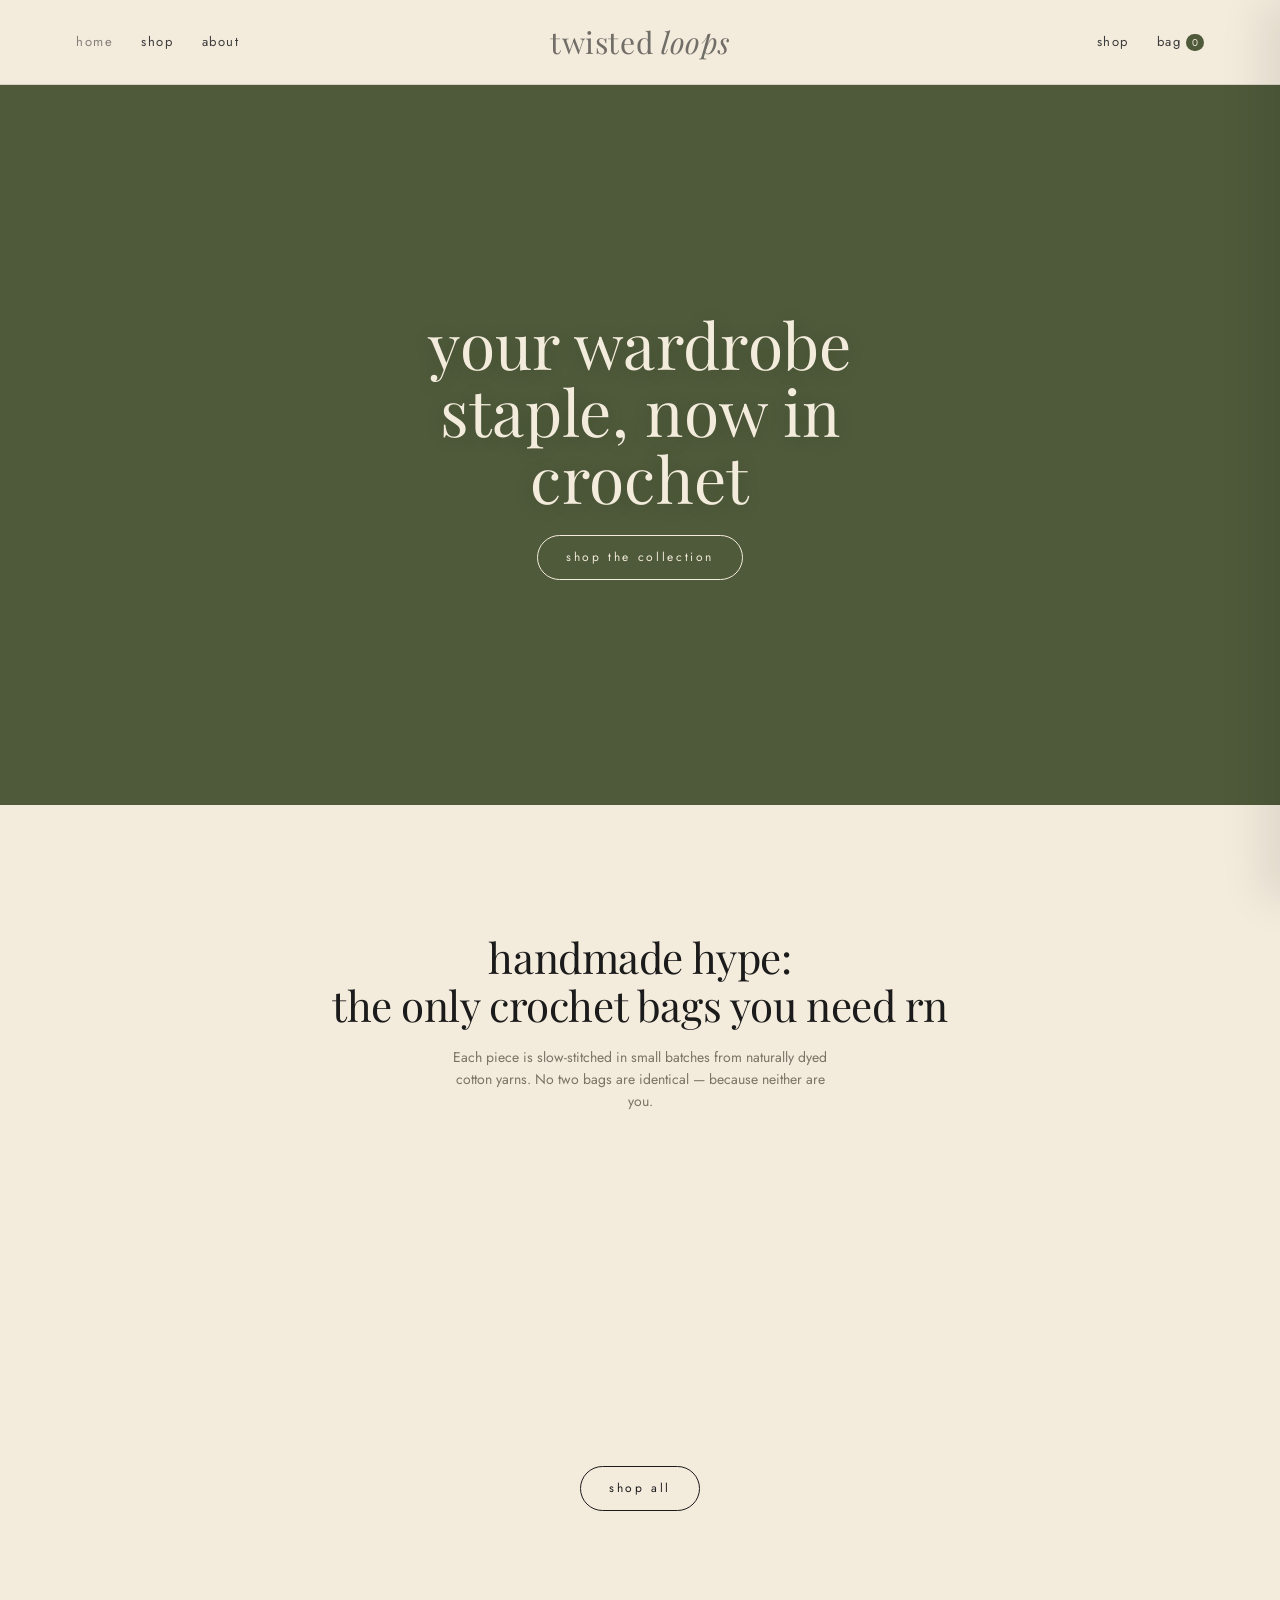
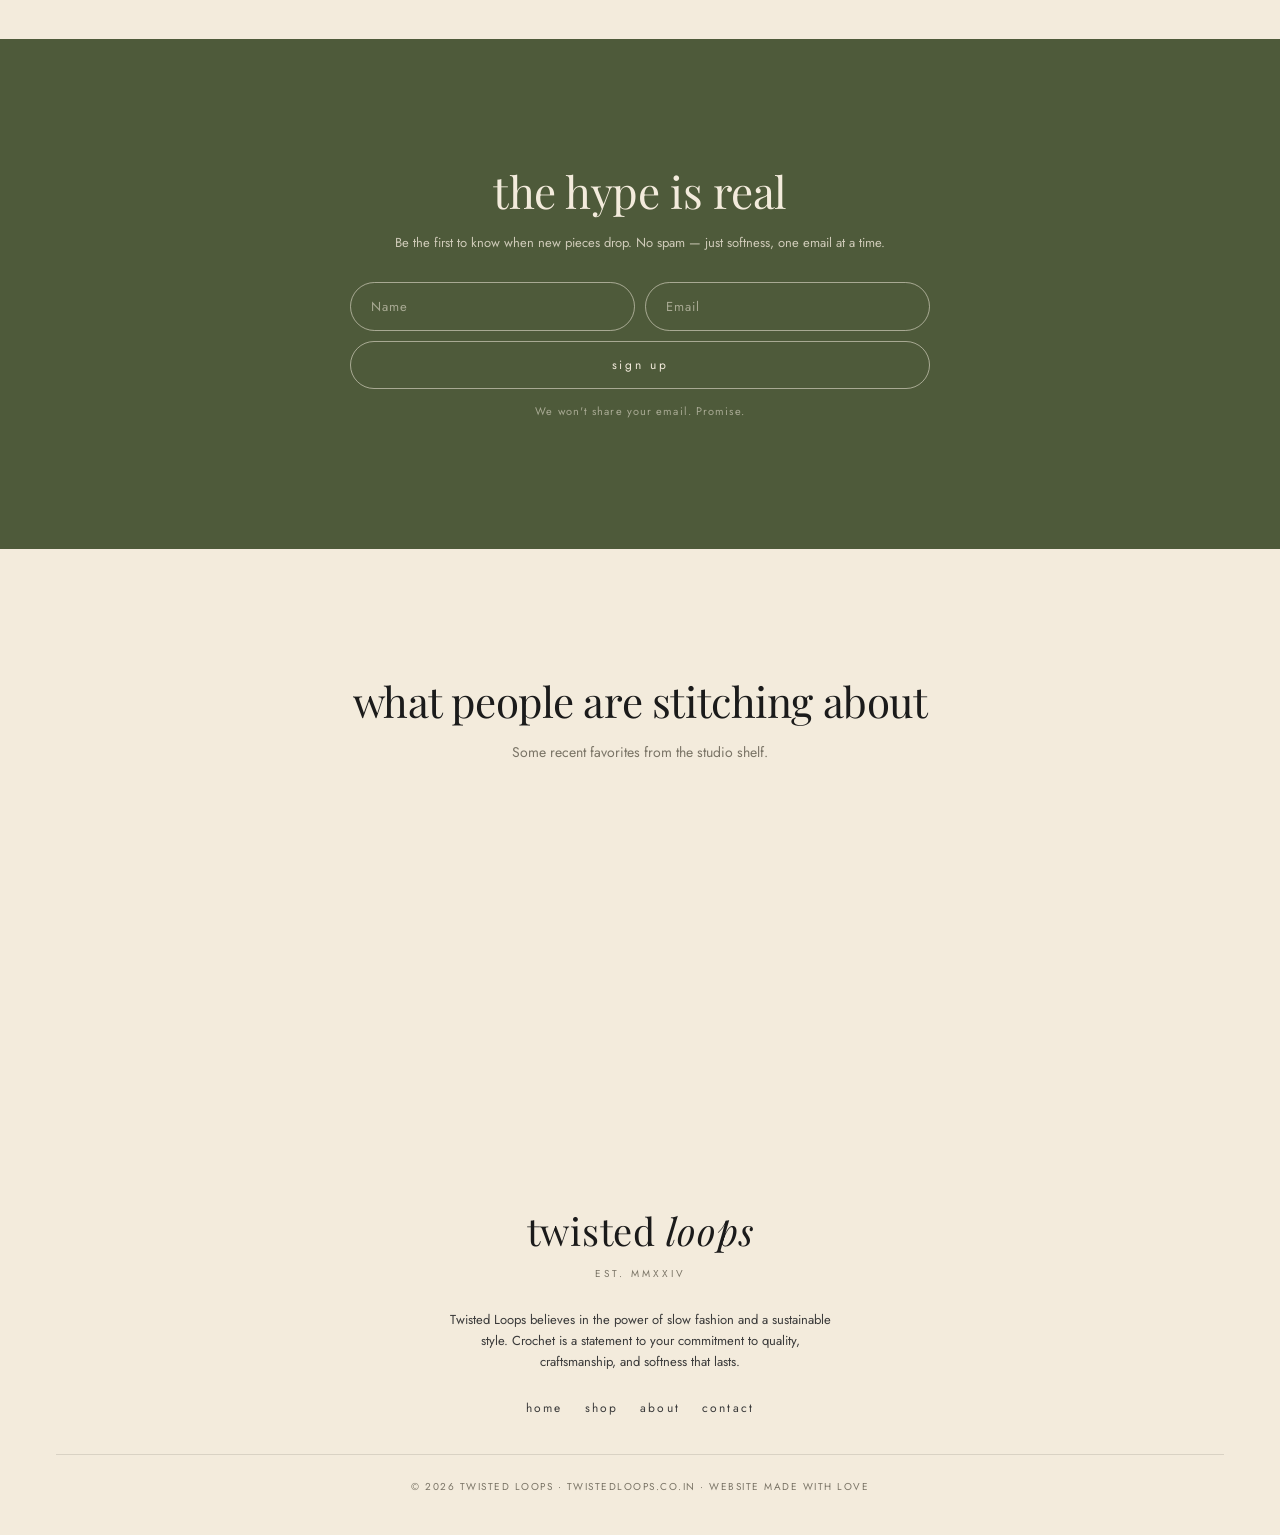
<file: index.html>
<!doctype html>
<html lang="en">
<head>
  <meta charset="utf-8" />
  <meta name="viewport" content="width=device-width, initial-scale=1" />
  <title>Twisted Loops — handmade crochet, made in India</title>
  <meta name="description" content="Twisted Loops makes slow-made crochet bags and accessories. Handcrafted in India, worn everywhere." />
  <link rel="preconnect" href="https://fonts.googleapis.com">
  <link rel="preconnect" href="https://fonts.gstatic.com" crossorigin>
  <link href="https://fonts.googleapis.com/css2?family=Playfair+Display:ital,wght@0,400;0,500;1,400&family=Cormorant+Garamond:ital,wght@0,400;0,500;1,400&family=Jost:wght@300;400;500&display=swap" rel="stylesheet">
  <link rel="stylesheet" href="css/style.css" />
</head>
<body>

  <header class="site-header">
    <nav class="nav" aria-label="primary">
      <button class="nav-toggle" aria-label="menu">☰</button>
      <div class="nav-left">
        <a href="index.html">home</a>
        <a href="shop.html">shop</a>
        <a href="about.html">about</a>
      </div>
      <a href="index.html" class="brand">twisted <em>loops</em></a>
      <div class="nav-right">
        <a href="shop.html">shop</a>
        <button class="nav-cart" aria-label="open bag">bag<span class="count">0</span></button>
      </div>
    </nav>
  </header>

  <!-- HERO -->
  <section class="hero">
    <div class="hero-split">
      <div class="hero-img" style="background-image:url('https://images.unsplash.com/photo-1591561954557-26941169b49e?auto=format&fit=crop&w=1400&q=80')"></div>
      <div class="hero-img" style="background-image:url('https://images.unsplash.com/photo-1604176424472-9d7122c3f0a8?auto=format&fit=crop&w=1400&q=80')"></div>
    </div>
    <div class="hero-copy">
      <h1>your wardrobe staple, now in crochet</h1>
      <a href="shop.html" class="btn btn-light">shop the collection</a>
    </div>
  </section>

  <!-- PITCH -->
  <section class="section on-cream">
    <div class="container">
      <div class="section-head">
        <h2>handmade hype:<br/>the only crochet bags you need rn</h2>
        <p>Each piece is slow-stitched in small batches from naturally dyed cotton yarns. No two bags are identical — because neither are you.</p>
      </div>
      <div class="pitch-row">
        <div class="pitch-img" style="background-image:url('https://images.unsplash.com/photo-1566150905458-1bf1fc113f0d?auto=format&fit=crop&w=700&q=80')"></div>
        <div class="pitch-img" style="background-image:url('https://images.unsplash.com/photo-1544816155-12df9643f363?auto=format&fit=crop&w=700&q=80')"></div>
        <div class="pitch-img" style="background-image:url('https://images.unsplash.com/photo-1609702078237-68f4c82fdd07?auto=format&fit=crop&w=700&q=80')"></div>
        <div class="pitch-img" style="background-image:url('https://images.unsplash.com/photo-1579656381226-5fc0f0100c3b?auto=format&fit=crop&w=700&q=80')"></div>
      </div>
      <div class="center mt-lg">
        <a href="shop.html" class="btn">shop all</a>
      </div>
    </div>
  </section>

  <!-- NEWSLETTER -->
  <section class="section on-olive">
    <div class="container">
      <div class="newsletter">
        <h2>the hype is real</h2>
        <p>Be the first to know when new pieces drop. No spam — just softness, one email at a time.</p>
        <form class="newsletter-form" novalidate>
          <input type="text" placeholder="Name" aria-label="name" required>
          <input type="email" placeholder="Email" aria-label="email" required>
          <button type="submit">sign up</button>
        </form>
        <div class="form-note">We won't share your email. Promise.</div>
      </div>
    </div>
  </section>

  <!-- CIRCLE GALLERY -->
  <section class="section on-cream">
    <div class="container">
      <div class="section-head">
        <h2>what people are stitching about</h2>
        <p>Some recent favorites from the studio shelf.</p>
      </div>
      <div class="circle-gallery">
        <div class="circle" style="background-image:url('https://images.unsplash.com/photo-1601924994987-69e26d50dc26?auto=format&fit=crop&w=600&q=80')"></div>
        <div class="circle" style="background-image:url('https://images.unsplash.com/photo-1606800052052-a08af7148866?auto=format&fit=crop&w=600&q=80')"></div>
        <div class="circle" style="background-image:url('https://images.unsplash.com/photo-1596149615493-f0739de31c2d?auto=format&fit=crop&w=600&q=80')"></div>
        <div class="circle" style="background-image:url('https://images.unsplash.com/photo-1611348586804-61bf6c080437?auto=format&fit=crop&w=600&q=80')"></div>
      </div>
    </div>
  </section>

  <!-- FOOTER -->
  <footer class="site-footer">
    <div class="brand">twisted <em>loops</em></div>
    <div class="est">est. mmxxiv</div>
    <p>Twisted Loops believes in the power of slow fashion and a sustainable style. Crochet is a statement to your commitment to quality, craftsmanship, and softness that lasts.</p>
    <div class="footer-links">
      <a href="index.html">home</a>
      <a href="shop.html">shop</a>
      <a href="about.html">about</a>
      <a href="mailto:hello@twistedloops.co.in">contact</a>
    </div>
    <div class="footer-fine">© <span class="js-year"></span> Twisted Loops · twistedloops.co.in · website made with love</div>
  </footer>

  <!-- CART DRAWER -->
  <div class="cart-backdrop" aria-hidden="true"></div>
  <aside class="cart-drawer" aria-label="shopping bag">
    <div class="cart-head">
      <h3>your bag</h3>
      <button class="cart-close" aria-label="close">×</button>
    </div>
    <div class="cart-body"></div>
    <div class="cart-foot">
      <div class="cart-total"><span>total</span><span class="amount">₹0</span></div>
      <button class="btn btn-solid cart-checkout">checkout</button>
      <p class="note">secure payment via razorpay · shipping across india</p>
    </div>
  </aside>

  <script src="https://checkout.razorpay.com/v1/checkout.js"></script>
  <script src="js/config.js"></script>
  <script src="js/products.js"></script>
  <script src="js/cart.js"></script>
  <script src="js/main.js"></script>
</body>
</html>
</file>
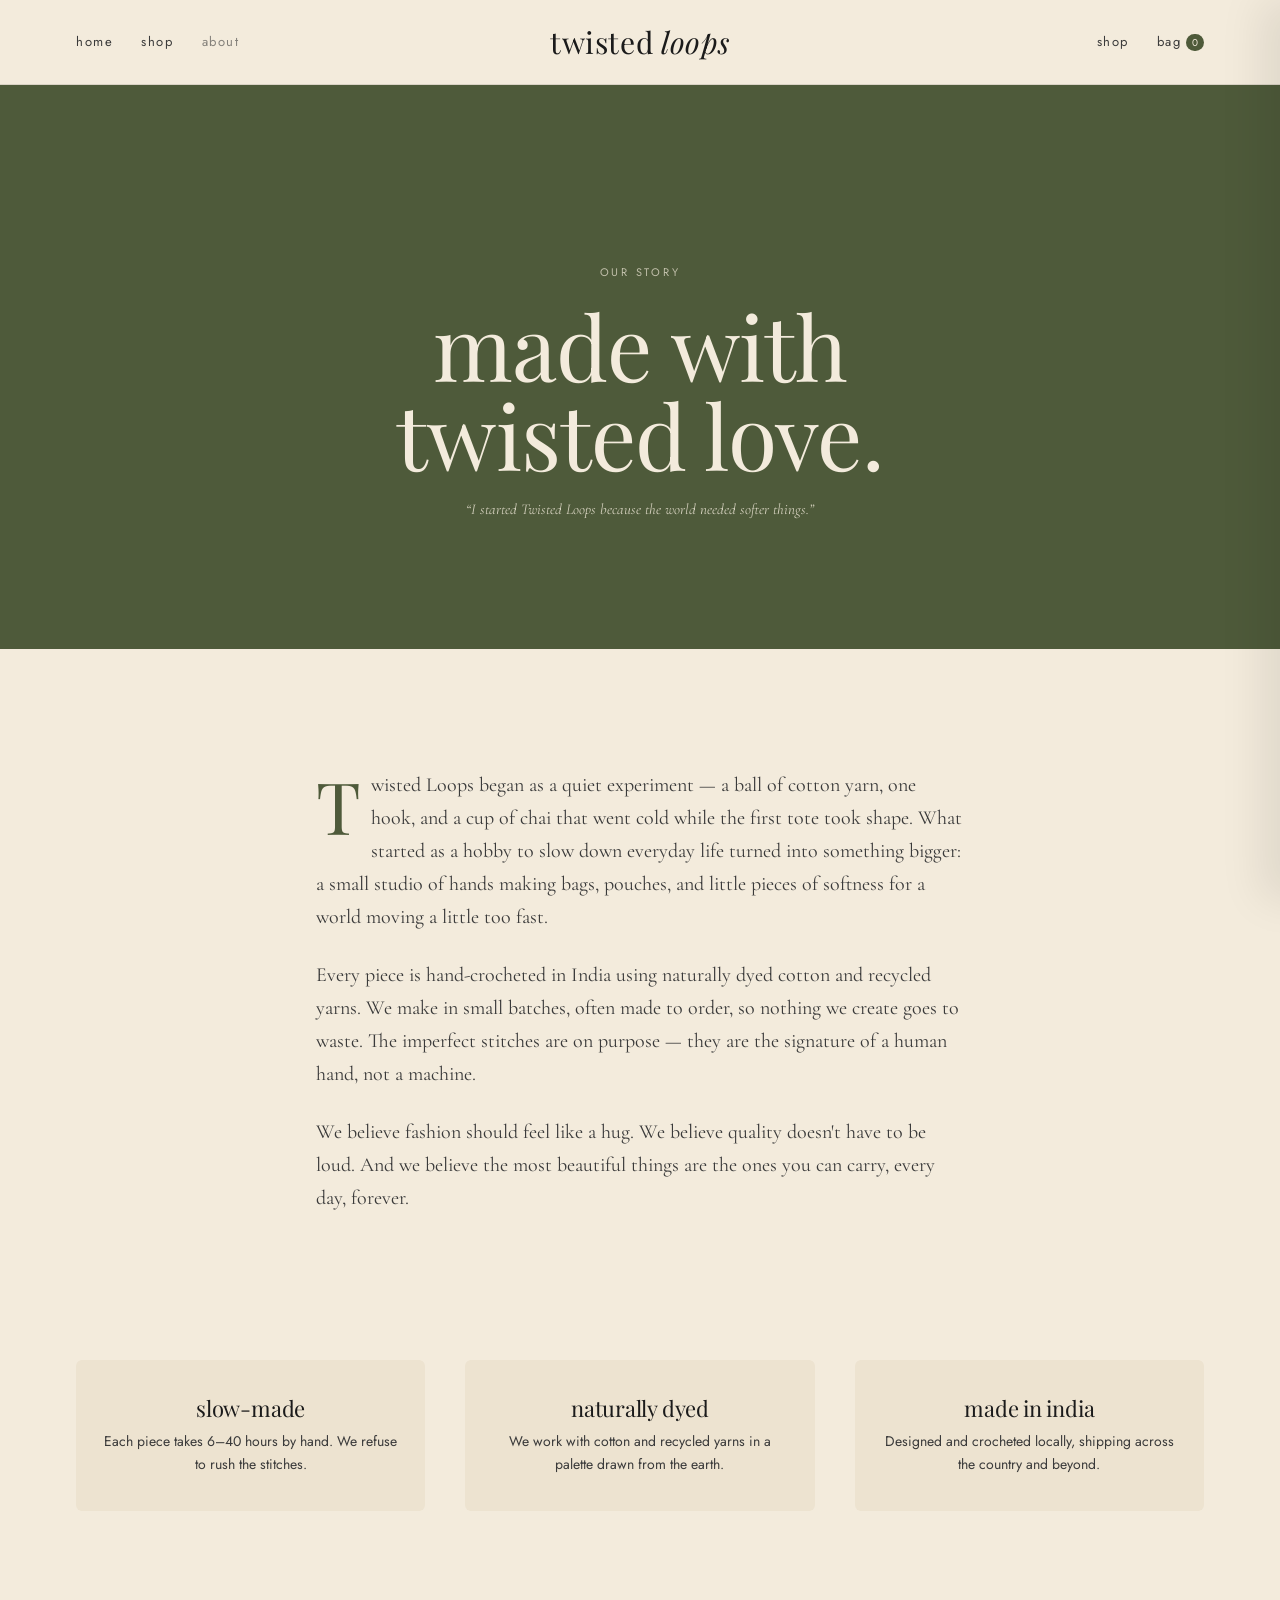
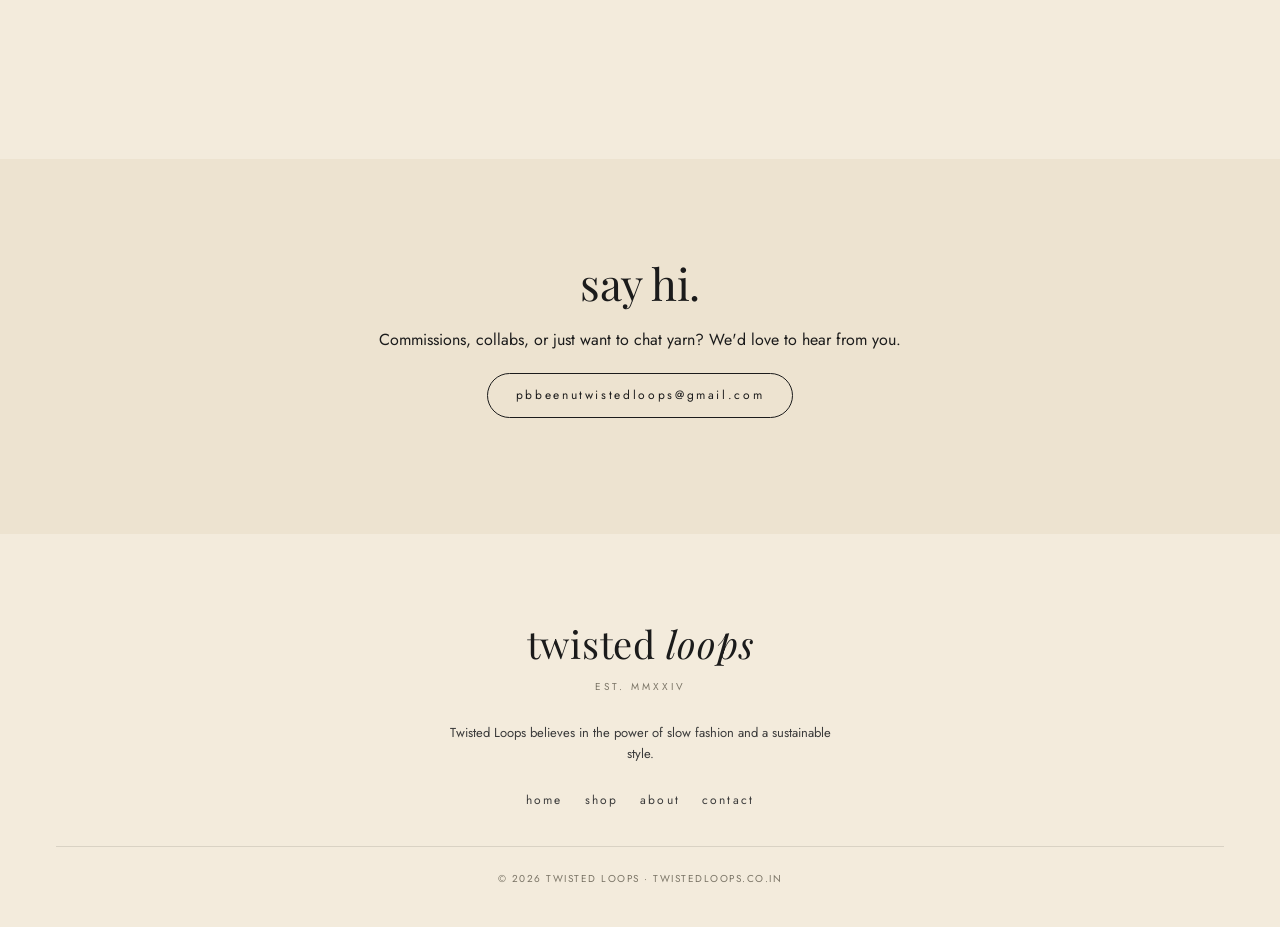
<file: about.html>
<!doctype html>
<html lang="en">
<head>
  <meta charset="utf-8" />
  <meta name="viewport" content="width=device-width, initial-scale=1" />
  <title>About — Twisted Loops</title>
  <meta name="description" content="The story behind Twisted Loops — a small Indian studio making slow-stitched crochet bags and accessories." />
  <link rel="preconnect" href="https://fonts.googleapis.com">
  <link rel="preconnect" href="https://fonts.gstatic.com" crossorigin>
  <link href="https://fonts.googleapis.com/css2?family=Playfair+Display:ital,wght@0,400;0,500;1,400&family=Cormorant+Garamond:ital,wght@0,400;0,500;1,400&family=Jost:wght@300;400;500&display=swap" rel="stylesheet">
  <link rel="stylesheet" href="css/style.css" />
</head>
<body>

  <header class="site-header">
    <nav class="nav" aria-label="primary">
      <button class="nav-toggle" aria-label="menu">☰</button>
      <div class="nav-left">
        <a href="index.html">home</a>
        <a href="shop.html">shop</a>
        <a href="about.html">about</a>
      </div>
      <a href="index.html" class="brand">twisted <em>loops</em></a>
      <div class="nav-right">
        <a href="shop.html">shop</a>
        <button class="nav-cart" aria-label="open bag">bag<span class="count">0</span></button>
      </div>
    </nav>
  </header>

  <section class="about-hero">
    <div class="eyebrow" style="color: rgba(243,235,220,0.7); margin-bottom: 18px;">our story</div>
    <h1>made with<br/>twisted love.</h1>
    <p>“I started Twisted Loops because the world needed softer things.”</p>
  </section>

  <section class="about-story">
    <p>Twisted Loops began as a quiet experiment — a ball of cotton yarn, one hook, and a cup of chai that went cold while the first tote took shape. What started as a hobby to slow down everyday life turned into something bigger: a small studio of hands making bags, pouches, and little pieces of softness for a world moving a little too fast.</p>

    <p>Every piece is hand-crocheted in India using naturally dyed cotton and recycled yarns. We make in small batches, often made to order, so nothing we create goes to waste. The imperfect stitches are on purpose — they are the signature of a human hand, not a machine.</p>

    <p>We believe fashion should feel like a hug. We believe quality doesn't have to be loud. And we believe the most beautiful things are the ones you can carry, every day, forever.</p>
  </section>

  <section class="section on-cream" style="padding-top: 0;">
    <div class="values">
      <div class="value">
        <h3>slow-made</h3>
        <p>Each piece takes 6–40 hours by hand. We refuse to rush the stitches.</p>
      </div>
      <div class="value">
        <h3>naturally dyed</h3>
        <p>We work with cotton and recycled yarns in a palette drawn from the earth.</p>
      </div>
      <div class="value">
        <h3>made in india</h3>
        <p>Designed and crocheted locally, shipping across the country and beyond.</p>
      </div>
    </div>
  </section>

  <section class="about-cta">
    <h2>say hi.</h2>
    <p>Commissions, collabs, or just want to chat yarn? We'd love to hear from you.</p>
    <p style="margin-top: 20px;">
      <a href="mailto: pbbeenutwistedloops@gmail.com" class="btn">pbbeenutwistedloops@gmail.com</a>
    </p>
  </section>

  <!-- FOOTER -->
  <footer class="site-footer">
    <div class="brand">twisted <em>loops</em></div>
    <div class="est">est. mmxxiv</div>
    <p>Twisted Loops believes in the power of slow fashion and a sustainable style.</p>
    <div class="footer-links">
      <a href="index.html">home</a>
      <a href="shop.html">shop</a>
      <a href="about.html">about</a>
      <a href="mailto:hello@twistedloops.co.in">contact</a>
    </div>
    <div class="footer-fine">© <span class="js-year"></span> Twisted Loops · twistedloops.co.in</div>
  </footer>

  <!-- CART DRAWER -->
  <div class="cart-backdrop" aria-hidden="true"></div>
  <aside class="cart-drawer" aria-label="shopping bag">
    <div class="cart-head">
      <h3>your bag</h3>
      <button class="cart-close" aria-label="close">×</button>
    </div>
    <div class="cart-body"></div>
    <div class="cart-foot">
      <div class="cart-total"><span>total</span><span class="amount">₹0</span></div>
      <button class="btn btn-solid cart-checkout">checkout</button>
      <p class="note">secure payment via razorpay · shipping across india</p>
    </div>
  </aside>

  <script src="https://checkout.razorpay.com/v1/checkout.js"></script>
  <script src="js/config.js"></script>
  <script src="js/products.js"></script>
  <script src="js/cart.js"></script>
  <script src="js/main.js"></script>
</body>
</html>
</file>
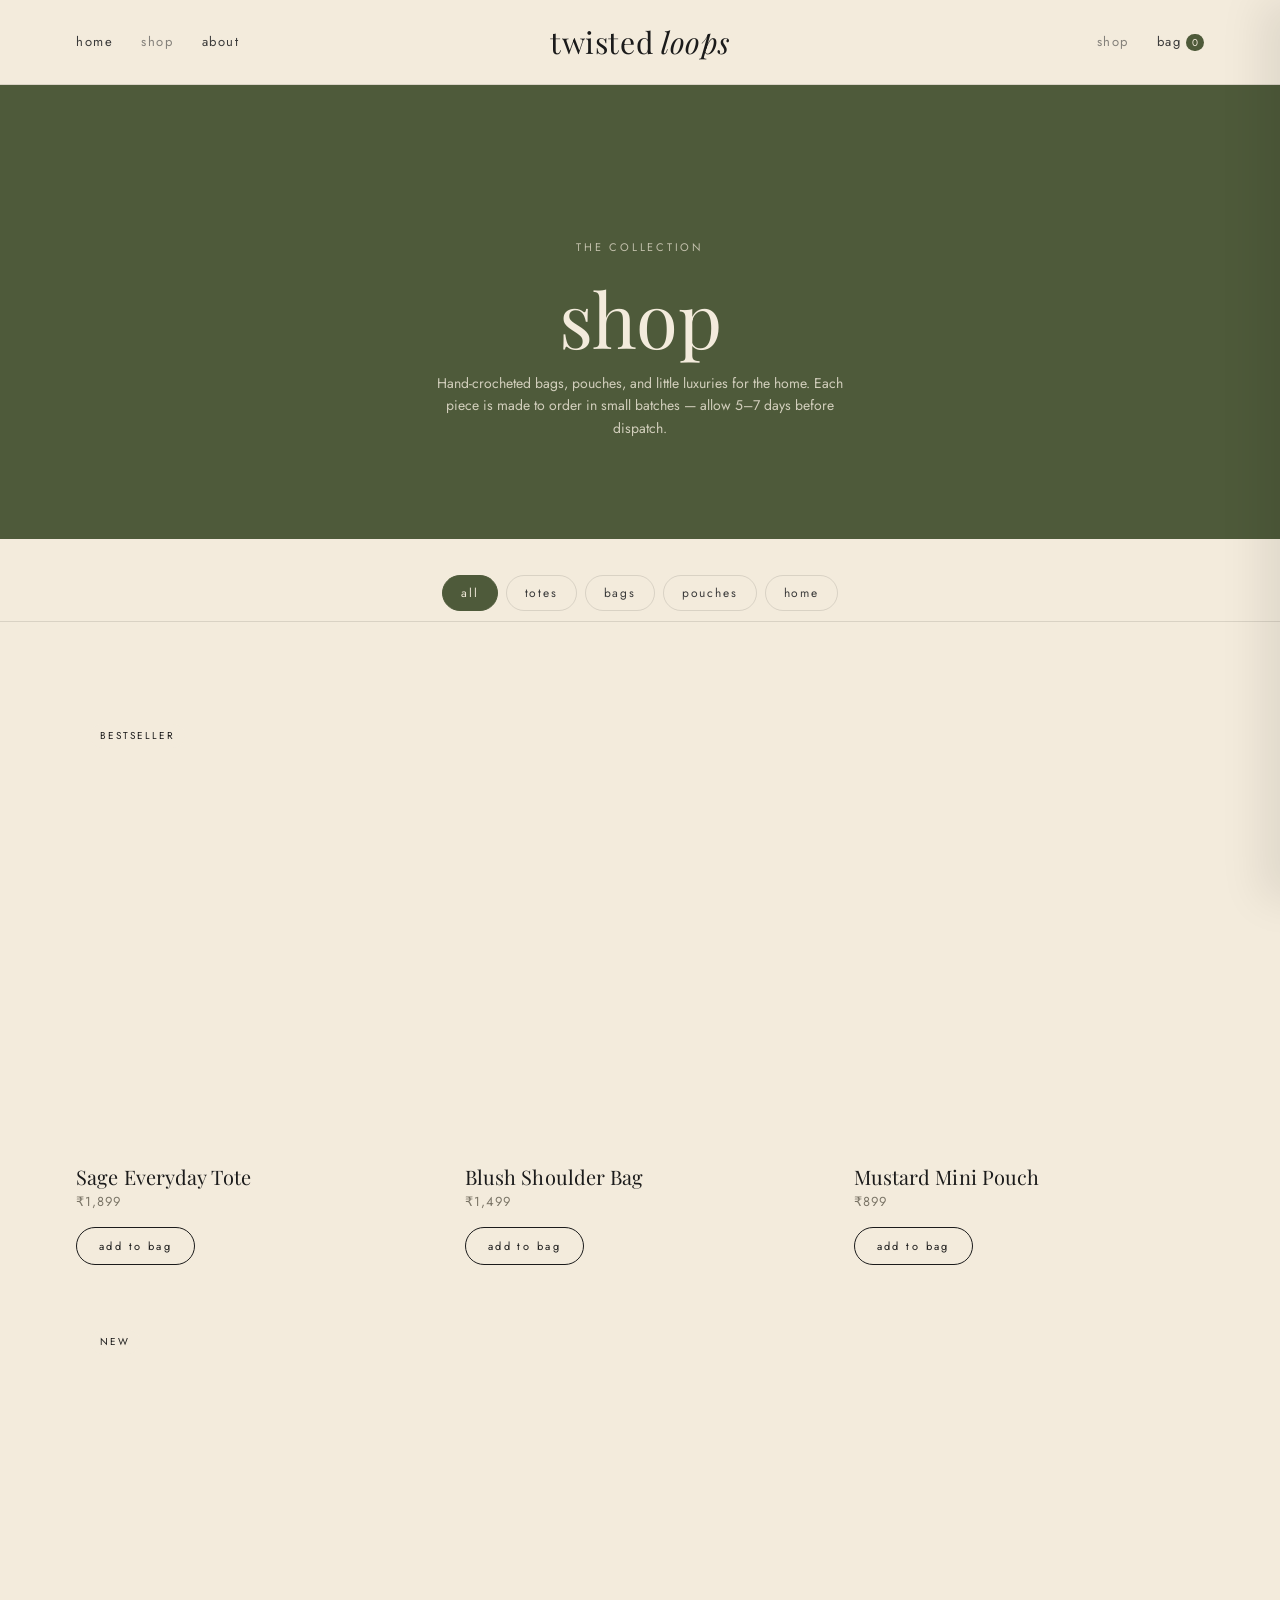
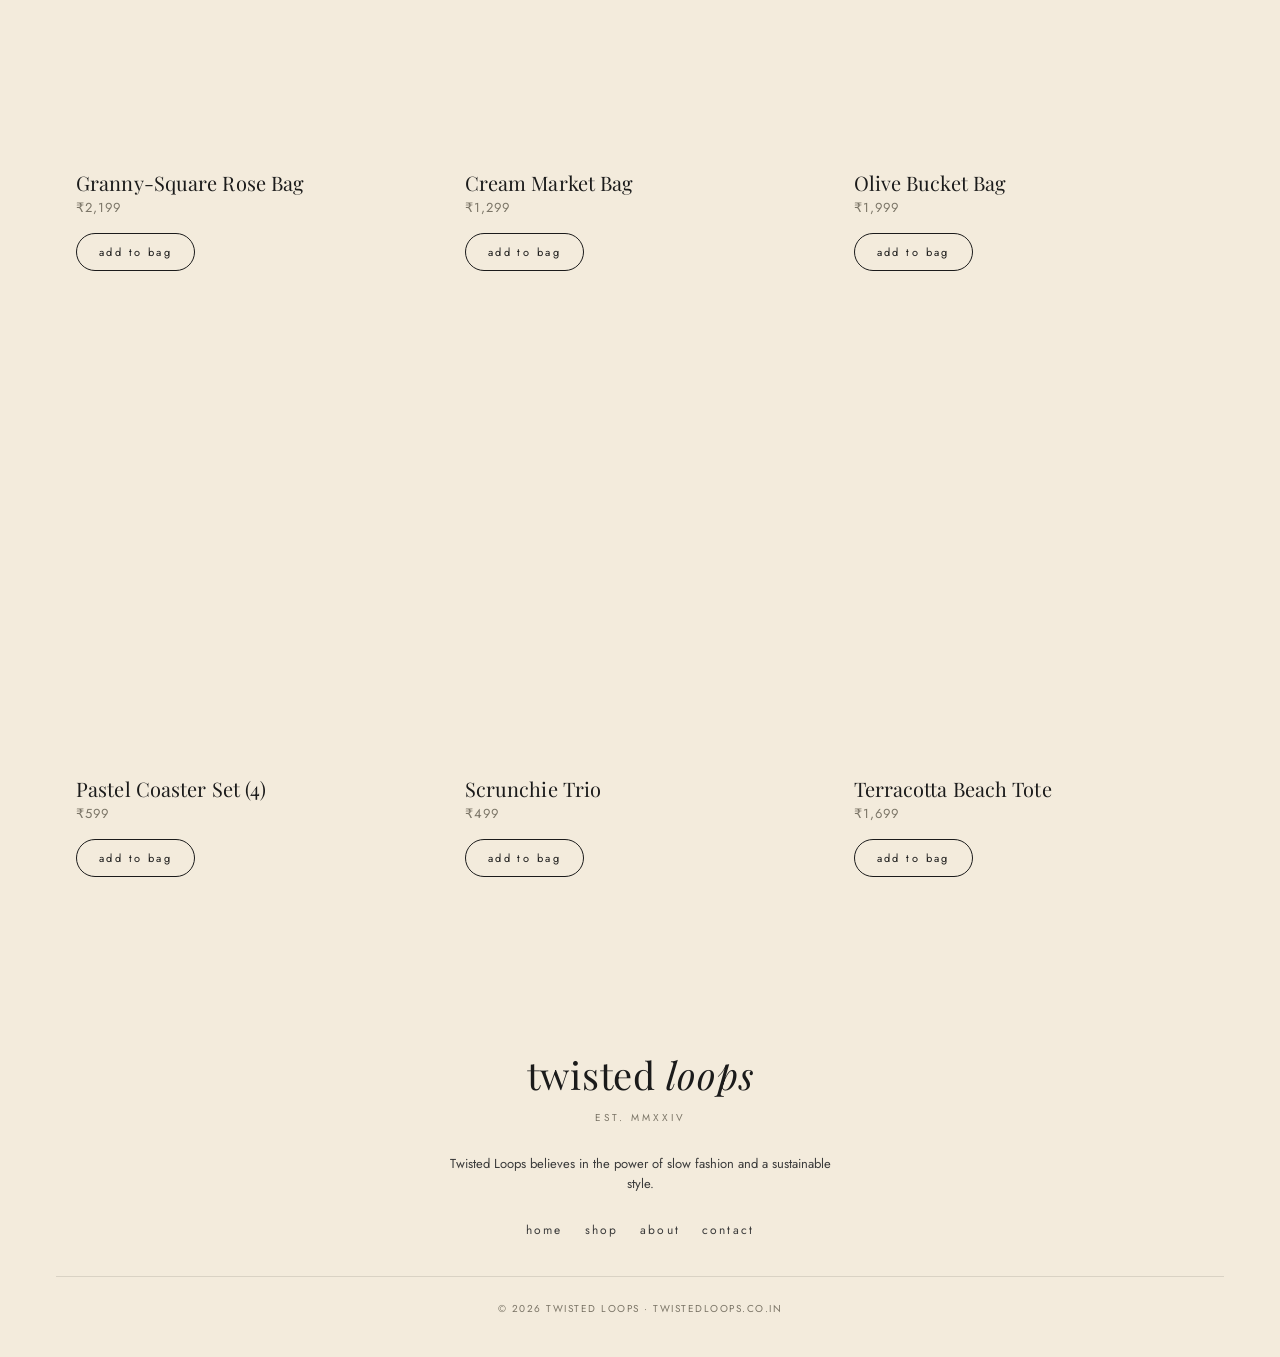
<file: shop.html>
<!doctype html>
<html lang="en">
<head>
  <meta charset="utf-8" />
  <meta name="viewport" content="width=device-width, initial-scale=1" />
  <title>Shop — Twisted Loops</title>
  <meta name="description" content="Shop handmade crochet bags, pouches and home goods by Twisted Loops. Slow-stitched in India." />
  <link rel="preconnect" href="https://fonts.googleapis.com">
  <link rel="preconnect" href="https://fonts.gstatic.com" crossorigin>
  <link href="https://fonts.googleapis.com/css2?family=Playfair+Display:ital,wght@0,400;0,500;1,400&family=Cormorant+Garamond:ital,wght@0,400;0,500;1,400&family=Jost:wght@300;400;500&display=swap" rel="stylesheet">
  <link rel="stylesheet" href="css/style.css" />
</head>
<body>

  <header class="site-header">
    <nav class="nav" aria-label="primary">
      <button class="nav-toggle" aria-label="menu">☰</button>
      <div class="nav-left">
        <a href="index.html">home</a>
        <a href="shop.html">shop</a>
        <a href="about.html">about</a>
      </div>
      <a href="index.html" class="brand">twisted <em>loops</em></a>
      <div class="nav-right">
        <a href="shop.html">shop</a>
        <button class="nav-cart" aria-label="open bag">bag<span class="count">0</span></button>
      </div>
    </nav>
  </header>

  <section class="shop-hero">
    <div class="eyebrow" style="color: rgba(243,235,220,0.7); margin-bottom: 20px;">the collection</div>
    <h1>shop</h1>
    <p>Hand-crocheted bags, pouches, and little luxuries for the home. Each piece is made to order in small batches — allow 5–7 days before dispatch.</p>
  </section>

  <div class="shop-controls" role="tablist" aria-label="filter by category"></div>

  <section class="product-grid" aria-live="polite"></section>

  <!-- FOOTER -->
  <footer class="site-footer">
    <div class="brand">twisted <em>loops</em></div>
    <div class="est">est. mmxxiv</div>
    <p>Twisted Loops believes in the power of slow fashion and a sustainable style.</p>
    <div class="footer-links">
      <a href="index.html">home</a>
      <a href="shop.html">shop</a>
      <a href="about.html">about</a>
      <a href="mailto:hello@twistedloops.co.in">contact</a>
    </div>
    <div class="footer-fine">© <span class="js-year"></span> Twisted Loops · twistedloops.co.in</div>
  </footer>

  <!-- CART DRAWER -->
  <div class="cart-backdrop" aria-hidden="true"></div>
  <aside class="cart-drawer" aria-label="shopping bag">
    <div class="cart-head">
      <h3>your bag</h3>
      <button class="cart-close" aria-label="close">×</button>
    </div>
    <div class="cart-body"></div>
    <div class="cart-foot">
      <div class="cart-total"><span>total</span><span class="amount">₹0</span></div>
      <button class="btn btn-solid cart-checkout">checkout</button>
      <p class="note">secure payment via razorpay · shipping across india</p>
    </div>
  </aside>

  <script src="https://checkout.razorpay.com/v1/checkout.js"></script>
  <script src="js/config.js"></script>
  <script src="js/products.js"></script>
  <script src="js/cart.js"></script>
  <script src="js/shop.js"></script>
  <script src="js/main.js"></script>
</body>
</html>
</file>
<file: css/style.css>
/* ==========================================================================
   Twisted Loops — global styles
   Aesthetic: deep olive + warm cream, editorial serif, airy minimal
   ========================================================================== */

:root {
  --olive: #4e5a3a;
  --olive-deep: #3e4a2d;
  --olive-soft: #6a7752;
  --cream: #f3ebdc;
  --cream-warm: #ede3d0;
  --blush: #ead8c9;
  --ink: #1b1b1b;
  --ink-soft: #3a3a3a;
  --muted: #7a7466;
  --line: rgba(27, 27, 27, 0.12);
  --line-cream: rgba(243, 235, 220, 0.25);

  --font-serif: "Cormorant Garamond", "Playfair Display", Georgia, "Times New Roman", serif;
  --font-display: "Playfair Display", "Cormorant Garamond", Georgia, serif;
  --font-sans: "Jost", "Inter", -apple-system, BlinkMacSystemFont, "Helvetica Neue", Arial, sans-serif;

  --radius-pill: 999px;
  --radius-sm: 6px;

  --maxw: 1240px;
  --pad-x: clamp(20px, 5vw, 56px);
}

* { box-sizing: border-box; }

html, body {
  margin: 0;
  padding: 0;
  background: var(--cream);
  color: var(--ink);
  font-family: var(--font-sans);
  font-size: 16px;
  line-height: 1.6;
  -webkit-font-smoothing: antialiased;
  -moz-osx-font-smoothing: grayscale;
}

img { max-width: 100%; display: block; }

a {
  color: inherit;
  text-decoration: none;
  transition: opacity 0.2s ease, color 0.2s ease;
}
a:hover { opacity: 0.7; }

button {
  font-family: inherit;
  cursor: pointer;
  border: none;
  background: none;
  color: inherit;
}

h1, h2, h3, h4 {
  font-family: var(--font-display);
  font-weight: 400;
  letter-spacing: -0.01em;
  margin: 0 0 0.4em;
  line-height: 1.1;
}

p { margin: 0 0 1em; }

.container {
  max-width: var(--maxw);
  margin: 0 auto;
  padding: 0 var(--pad-x);
}

.eyebrow {
  font-family: var(--font-sans);
  font-size: 11px;
  letter-spacing: 0.25em;
  text-transform: uppercase;
  color: var(--muted);
  margin-bottom: 1.25rem;
}

/* ---------- Navigation ---------- */

.site-header {
  position: sticky;
  top: 0;
  z-index: 50;
  background: var(--cream);
  border-bottom: 1px solid var(--line);
}

.nav {
  display: grid;
  grid-template-columns: 1fr auto 1fr;
  align-items: center;
  padding: 18px var(--pad-x);
  max-width: var(--maxw);
  margin: 0 auto;
}

.nav-left, .nav-right {
  display: flex;
  gap: 28px;
  font-size: 13px;
  letter-spacing: 0.12em;
  text-transform: lowercase;
  color: var(--ink-soft);
}

.nav-right { justify-content: flex-end; }

.brand {
  font-family: var(--font-display);
  font-size: clamp(22px, 2.6vw, 30px);
  letter-spacing: 0.02em;
  text-align: center;
  font-weight: 400;
  color: var(--ink);
  white-space: nowrap;
}

.brand em {
  font-style: italic;
  font-weight: 400;
}

.nav a.active { opacity: 0.6; }

.nav-cart {
  background: none;
  border: none;
  font-size: 13px;
  letter-spacing: 0.12em;
  text-transform: lowercase;
  color: var(--ink-soft);
  padding: 0;
}

.nav-cart .count {
  display: inline-block;
  min-width: 18px;
  padding: 1px 6px;
  margin-left: 4px;
  background: var(--olive);
  color: var(--cream);
  border-radius: var(--radius-pill);
  font-size: 10px;
  letter-spacing: 0.05em;
  text-align: center;
}

/* Mobile nav toggle */
.nav-toggle {
  display: none;
  font-size: 20px;
  background: none;
  border: none;
  padding: 0;
}

@media (max-width: 760px) {
  .nav { grid-template-columns: auto 1fr auto; gap: 12px; }
  .nav-left { display: none; }
  .nav-right { gap: 16px; }
  .nav-toggle { display: inline-block; }
  .brand { text-align: left; }
  .nav.open .nav-left {
    display: flex;
    flex-direction: column;
    gap: 14px;
    grid-column: 1 / -1;
    padding-top: 10px;
    border-top: 1px solid var(--line);
    margin-top: 10px;
  }
}

/* ---------- Buttons ---------- */

.btn {
  display: inline-block;
  padding: 12px 28px;
  border-radius: var(--radius-pill);
  font-size: 12px;
  letter-spacing: 0.22em;
  text-transform: lowercase;
  border: 1px solid currentColor;
  background: transparent;
  color: inherit;
  transition: all 0.2s ease;
  cursor: pointer;
  text-align: center;
}

.btn:hover {
  background: var(--ink);
  color: var(--cream);
  border-color: var(--ink);
  opacity: 1;
}

.btn.btn-light { color: var(--cream); border-color: var(--cream); }
.btn.btn-light:hover { background: var(--cream); color: var(--olive); border-color: var(--cream); }

.btn.btn-solid {
  background: var(--olive);
  color: var(--cream);
  border-color: var(--olive);
}
.btn.btn-solid:hover { background: var(--ink); border-color: var(--ink); }

/* ---------- Hero split (home) ---------- */

.hero {
  background: var(--olive);
  color: var(--cream);
  position: relative;
  overflow: hidden;
}

.hero-split {
  display: grid;
  grid-template-columns: 1fr 1fr;
  gap: 0;
  min-height: min(80vh, 760px);
}

.hero-img {
  background-size: cover;
  background-position: center;
  background-repeat: no-repeat;
}

.hero-copy {
  position: absolute;
  inset: 0;
  display: flex;
  flex-direction: column;
  align-items: center;
  justify-content: center;
  text-align: center;
  padding: 0 var(--pad-x);
  pointer-events: none;
}
.hero-copy > * { pointer-events: auto; }

.hero-copy h1 {
  color: var(--cream);
  font-family: var(--font-display);
  font-size: clamp(28px, 5.2vw, 64px);
  line-height: 1.05;
  letter-spacing: 0.005em;
  max-width: 14ch;
  font-weight: 400;
  margin-bottom: 1.5rem;
  text-shadow: 0 2px 20px rgba(0,0,0,0.15);
}

@media (max-width: 760px) {
  .hero-split { grid-template-columns: 1fr; min-height: 70vh; }
  .hero-img { height: 50vh; }
  .hero-split .hero-img + .hero-img { display: none; }
  .hero-copy { background: linear-gradient(180deg, rgba(0,0,0,0.08), rgba(0,0,0,0.35)); }
}

/* ---------- Generic section ---------- */

.section {
  padding: clamp(72px, 10vw, 140px) 0;
}
.section.on-olive {
  background: var(--olive);
  color: var(--cream);
}
.section.on-cream { background: var(--cream); }
.section.on-cream-warm { background: var(--cream-warm); }

.section-head {
  text-align: center;
  max-width: 640px;
  margin: 0 auto 60px;
}
.section-head h2 {
  font-size: clamp(26px, 3.4vw, 42px);
  line-height: 1.15;
  margin-bottom: 1rem;
}
.section-head p {
  color: var(--muted);
  font-size: 14px;
  max-width: 48ch;
  margin: 0 auto;
}
.section.on-olive .section-head p { color: rgba(243, 235, 220, 0.75); }

/* ---------- Home: pitch row ---------- */

.pitch-row {
  display: grid;
  grid-template-columns: repeat(4, 1fr);
  gap: 20px;
  max-width: 820px;
  margin: 0 auto;
}
.pitch-row .pitch-img {
  aspect-ratio: 3/4;
  border-radius: var(--radius-sm);
  background-size: cover;
  background-position: center;
}
@media (max-width: 760px) {
  .pitch-row { grid-template-columns: repeat(2, 1fr); }
}

/* ---------- Newsletter block ---------- */

.newsletter {
  max-width: 580px;
  margin: 0 auto;
  text-align: center;
}
.newsletter h2 {
  font-size: clamp(28px, 3.6vw, 44px);
  color: var(--cream);
}
.newsletter p {
  color: rgba(243, 235, 220, 0.78);
  font-size: 13px;
  margin-bottom: 28px;
}
.newsletter form {
  display: grid;
  grid-template-columns: 1fr 1fr;
  gap: 10px;
}
.newsletter input[type="text"],
.newsletter input[type="email"] {
  grid-column: span 1;
  background: transparent;
  border: 1px solid rgba(243, 235, 220, 0.55);
  color: var(--cream);
  padding: 14px 20px;
  border-radius: var(--radius-pill);
  font-family: var(--font-sans);
  font-size: 13px;
  letter-spacing: 0.08em;
  outline: none;
  transition: border-color 0.2s ease;
}
.newsletter input::placeholder { color: rgba(243, 235, 220, 0.55); }
.newsletter input:focus { border-color: var(--cream); }
.newsletter button[type="submit"] {
  grid-column: 1 / -1;
  padding: 14px 20px;
  background: transparent;
  color: var(--cream);
  border: 1px solid rgba(243, 235, 220, 0.55);
  border-radius: var(--radius-pill);
  font-size: 12px;
  letter-spacing: 0.22em;
  text-transform: lowercase;
  transition: all 0.2s ease;
}
.newsletter button[type="submit"]:hover {
  background: var(--cream);
  color: var(--olive);
}
.newsletter .form-note {
  margin-top: 14px;
  font-size: 11px;
  letter-spacing: 0.1em;
  color: rgba(243,235,220,0.55);
}

/* ---------- Home: circle gallery ---------- */

.circle-gallery {
  display: grid;
  grid-template-columns: repeat(4, 1fr);
  gap: clamp(18px, 3vw, 40px);
  max-width: 900px;
  margin: 0 auto;
  align-items: center;
  justify-items: center;
}
.circle {
  width: 100%;
  max-width: 170px;
  aspect-ratio: 1;
  border-radius: 50%;
  background-size: cover;
  background-position: center;
}
@media (max-width: 760px) {
  .circle-gallery { grid-template-columns: repeat(2, 1fr); }
}

/* ---------- Footer ---------- */

.site-footer {
  background: var(--cream);
  padding: 80px var(--pad-x) 40px;
  text-align: center;
  color: var(--ink);
}
.site-footer .brand {
  font-size: clamp(28px, 3vw, 38px);
  margin-bottom: 4px;
}
.site-footer .est {
  font-size: 10px;
  letter-spacing: 0.3em;
  text-transform: uppercase;
  color: var(--muted);
  margin-bottom: 28px;
}
.site-footer p {
  font-size: 13px;
  color: var(--ink-soft);
  max-width: 48ch;
  margin: 0 auto 18px;
}
.footer-links {
  display: flex;
  gap: 22px;
  justify-content: center;
  margin: 26px 0 18px;
  font-size: 12px;
  letter-spacing: 0.18em;
  text-transform: lowercase;
  color: var(--ink-soft);
  flex-wrap: wrap;
}
.footer-fine {
  font-size: 10px;
  letter-spacing: 0.15em;
  text-transform: uppercase;
  color: var(--muted);
  margin-top: 36px;
  border-top: 1px solid var(--line);
  padding-top: 24px;
}

/* ==========================================================================
   Shop page
   ========================================================================== */

.shop-hero {
  background: var(--olive);
  color: var(--cream);
  padding: clamp(80px, 12vw, 160px) var(--pad-x) clamp(60px, 8vw, 100px);
  text-align: center;
}
.shop-hero h1 {
  color: var(--cream);
  font-size: clamp(36px, 6vw, 76px);
  margin-bottom: 12px;
}
.shop-hero p {
  color: rgba(243,235,220,0.8);
  max-width: 52ch;
  margin: 0 auto;
  font-size: 14px;
}

.shop-controls {
  display: flex;
  justify-content: center;
  align-items: center;
  gap: 8px;
  flex-wrap: wrap;
  padding: 36px var(--pad-x) 10px;
  background: var(--cream);
  border-bottom: 1px solid var(--line);
}
.filter-btn {
  padding: 8px 18px;
  border: 1px solid var(--line);
  border-radius: var(--radius-pill);
  background: transparent;
  color: var(--ink-soft);
  font-size: 12px;
  letter-spacing: 0.15em;
  text-transform: lowercase;
  transition: all 0.2s ease;
}
.filter-btn:hover { border-color: var(--ink); color: var(--ink); }
.filter-btn.active {
  background: var(--olive);
  color: var(--cream);
  border-color: var(--olive);
}

.product-grid {
  display: grid;
  grid-template-columns: repeat(3, 1fr);
  gap: clamp(28px, 4vw, 56px) clamp(22px, 3vw, 40px);
  max-width: var(--maxw);
  margin: 0 auto;
  padding: clamp(48px, 7vw, 88px) var(--pad-x);
}
@media (max-width: 960px) { .product-grid { grid-template-columns: repeat(2, 1fr); } }
@media (max-width: 520px) { .product-grid { grid-template-columns: 1fr; } }

.product {
  text-align: left;
  display: flex;
  flex-direction: column;
}
.product-media {
  position: relative;
  aspect-ratio: 4/5;
  border-radius: var(--radius-sm);
  background-size: cover;
  background-position: center;
  overflow: hidden;
  margin-bottom: 18px;
  cursor: pointer;
}
.product-media::after {
  content: "";
  position: absolute;
  inset: 0;
  background: rgba(27,27,27,0);
  transition: background 0.3s ease;
}
.product:hover .product-media::after { background: rgba(27,27,27,0.08); }

.badge {
  position: absolute;
  top: 14px;
  left: 14px;
  background: var(--cream);
  color: var(--ink);
  padding: 4px 10px;
  border-radius: var(--radius-pill);
  font-size: 10px;
  letter-spacing: 0.2em;
  text-transform: uppercase;
  z-index: 2;
}

.product h3 {
  font-family: var(--font-display);
  font-size: 20px;
  margin-bottom: 4px;
  letter-spacing: 0.005em;
}
.product .price {
  font-size: 13px;
  color: var(--muted);
  letter-spacing: 0.08em;
  margin-bottom: 14px;
}
.product .add {
  align-self: flex-start;
  padding: 10px 22px;
  border: 1px solid var(--ink);
  border-radius: var(--radius-pill);
  font-size: 11px;
  letter-spacing: 0.22em;
  text-transform: lowercase;
  background: transparent;
  color: var(--ink);
  transition: all 0.2s ease;
}
.product .add:hover { background: var(--ink); color: var(--cream); }

/* ==========================================================================
   Cart drawer
   ========================================================================== */

.cart-backdrop {
  position: fixed;
  inset: 0;
  background: rgba(27,27,27,0.35);
  opacity: 0;
  pointer-events: none;
  transition: opacity 0.25s ease;
  z-index: 90;
}
.cart-backdrop.open { opacity: 1; pointer-events: auto; }

.cart-drawer {
  position: fixed;
  top: 0;
  right: 0;
  height: 100vh;
  width: min(420px, 100vw);
  background: var(--cream);
  transform: translateX(100%);
  transition: transform 0.3s ease;
  z-index: 100;
  display: flex;
  flex-direction: column;
  box-shadow: -20px 0 40px rgba(0,0,0,0.08);
}
.cart-drawer.open { transform: translateX(0); }
.cart-head {
  display: flex;
  justify-content: space-between;
  align-items: center;
  padding: 24px 28px;
  border-bottom: 1px solid var(--line);
}
.cart-head h3 {
  font-family: var(--font-display);
  font-size: 22px;
  margin: 0;
}
.cart-close {
  font-size: 22px;
  padding: 0;
  line-height: 1;
  color: var(--ink-soft);
}
.cart-body {
  flex: 1;
  overflow-y: auto;
  padding: 10px 28px 20px;
}
.cart-empty {
  padding: 40px 0;
  text-align: center;
  color: var(--muted);
  font-size: 14px;
}
.cart-item {
  display: grid;
  grid-template-columns: 70px 1fr auto;
  gap: 14px;
  padding: 18px 0;
  border-bottom: 1px solid var(--line);
  align-items: center;
}
.cart-item .thumb {
  width: 70px;
  height: 84px;
  background-size: cover;
  background-position: center;
  border-radius: 4px;
}
.cart-item .name { font-family: var(--font-display); font-size: 16px; margin: 0 0 4px; }
.cart-item .meta { font-size: 12px; color: var(--muted); display: flex; align-items: center; gap: 10px; }
.cart-item .qty {
  display: inline-flex;
  align-items: center;
  border: 1px solid var(--line);
  border-radius: var(--radius-pill);
  overflow: hidden;
}
.cart-item .qty button { padding: 2px 8px; font-size: 14px; color: var(--ink-soft); }
.cart-item .qty span { padding: 0 6px; font-size: 13px; }
.cart-item .remove {
  font-size: 11px;
  letter-spacing: 0.15em;
  text-transform: lowercase;
  color: var(--muted);
  padding: 0;
}
.cart-item .remove:hover { color: var(--ink); }
.cart-item .line-total {
  font-size: 14px;
  color: var(--ink);
  text-align: right;
  min-width: 70px;
}
.cart-foot {
  padding: 20px 28px 28px;
  border-top: 1px solid var(--line);
  background: var(--cream-warm);
}
.cart-total {
  display: flex;
  justify-content: space-between;
  font-family: var(--font-display);
  font-size: 20px;
  margin-bottom: 14px;
}
.cart-foot .btn { width: 100%; padding: 16px; }
.cart-foot .note {
  font-size: 11px;
  color: var(--muted);
  margin: 10px 0 0;
  text-align: center;
  letter-spacing: 0.05em;
}

/* ==========================================================================
   About page
   ========================================================================== */

.about-hero {
  background: var(--olive);
  color: var(--cream);
  padding: clamp(100px, 14vw, 180px) var(--pad-x) clamp(80px, 10vw, 140px);
  text-align: center;
}
.about-hero h1 {
  color: var(--cream);
  font-size: clamp(40px, 7vw, 92px);
  line-height: 1;
  margin-bottom: 18px;
}
.about-hero p {
  color: rgba(243,235,220,0.82);
  max-width: 54ch;
  margin: 0 auto;
  font-size: 15px;
  font-style: italic;
  font-family: var(--font-serif);
}

.about-story {
  max-width: 760px;
  margin: 0 auto;
  padding: clamp(72px, 10vw, 120px) var(--pad-x);
}
.about-story p {
  font-family: var(--font-serif);
  font-size: clamp(17px, 1.6vw, 20px);
  line-height: 1.65;
  color: var(--ink-soft);
  margin-bottom: 1.25em;
}
.about-story p:first-child::first-letter {
  font-family: var(--font-display);
  float: left;
  font-size: 3.6em;
  line-height: 0.85;
  padding: 6px 10px 0 0;
  color: var(--olive);
}

.values {
  display: grid;
  grid-template-columns: repeat(3, 1fr);
  gap: 40px;
  max-width: var(--maxw);
  margin: 0 auto;
  padding: 0 var(--pad-x) clamp(72px, 10vw, 120px);
}
@media (max-width: 760px) { .values { grid-template-columns: 1fr; gap: 32px; } }
.value {
  text-align: center;
  padding: 36px 24px;
  background: var(--cream-warm);
  border-radius: var(--radius-sm);
}
.value h3 {
  font-size: 22px;
  margin-bottom: 10px;
}
.value p {
  font-size: 14px;
  color: var(--ink-soft);
  margin: 0;
}

.about-cta {
  background: var(--cream-warm);
  padding: clamp(60px, 8vw, 100px) var(--pad-x);
  text-align: center;
}
.about-cta h2 {
  font-size: clamp(28px, 3.6vw, 44px);
  margin-bottom: 20px;
}

/* ---------- Utility ---------- */

.center { text-align: center; }
.mt-lg { margin-top: 40px; }
.mb-lg { margin-bottom: 40px; }
.sr-only {
  position: absolute; width: 1px; height: 1px; padding: 0; margin: -1px; overflow: hidden;
  clip: rect(0,0,0,0); white-space: nowrap; border: 0;
}

/* ---------- Toast ---------- */
.toast {
  position: fixed;
  bottom: 24px;
  left: 50%;
  transform: translateX(-50%) translateY(20px);
  background: var(--ink);
  color: var(--cream);
  padding: 12px 22px;
  border-radius: var(--radius-pill);
  font-size: 12px;
  letter-spacing: 0.18em;
  text-transform: lowercase;
  opacity: 0;
  pointer-events: none;
  transition: opacity 0.25s ease, transform 0.25s ease;
  z-index: 120;
}
.toast.show { opacity: 1; transform: translateX(-50%) translateY(0); }
</file>
